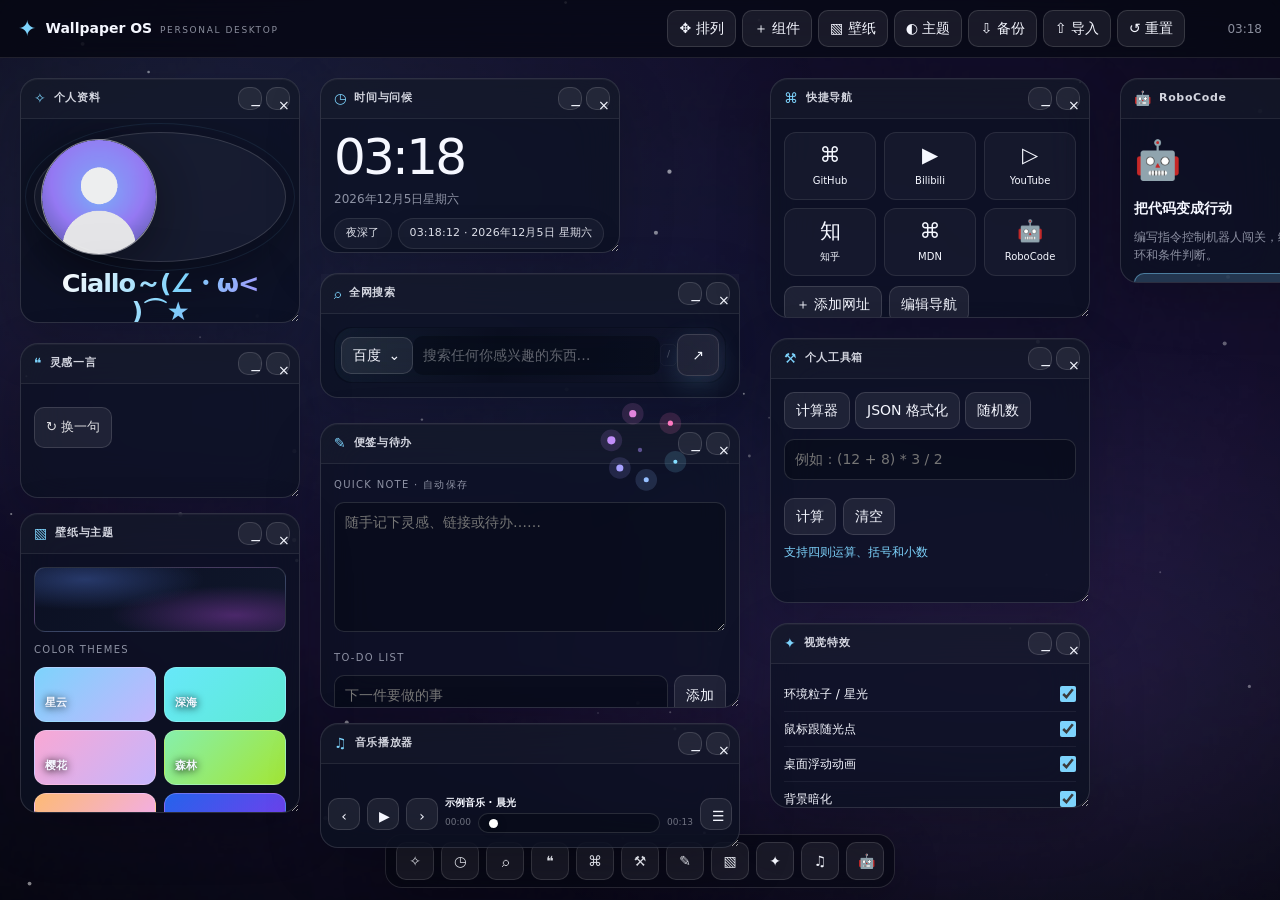
<file: index.html>
<!doctype html>
<html lang="zh-CN">
<head>
<meta charset="utf-8"><meta name="viewport" content="width=device-width,initial-scale=1,maximum-scale=1,user-scalable=no,viewport-fit=cover">
<meta name="theme-color" content="#08090d"><meta name="color-scheme" content="dark">
<title>我的主页</title><link rel="icon" href="assets/avatar/avatar.png"><link rel="manifest" href="manifest.json"><link rel="stylesheet" href="css/style.css"><link rel="stylesheet" href="css/desktop.css">
</head>
<body>
<div class="loader" id="loader"><div class="loader-dot"></div></div>
<div class="bg" id="bg"><div class="bg-img is-active" id="bgA"></div><div class="bg-img" id="bgB"></div><div class="bg-mask" id="bgMask"></div></div>
<canvas class="fx-canvas" id="fxParticles"></canvas><canvas class="fx-canvas" id="fxCursor"></canvas><canvas class="fx-canvas" id="fxClick"></canvas>
<main class="page">
<div class="slot" id="slotAbove"></div>
<section class="hero">
  <div class="avatar-wrap"><img class="avatar" id="avatar" alt="头像"></div>
  <h1 class="big-title" id="bigTitle"></h1>
  <div class="subtitle"><span id="typewriter"></span><span class="caret" id="caret">|</span></div>
  <div class="info-row"><span class="chip" id="greeting"></span><span class="chip" id="clock"></span><span class="chip" id="weather"></span></div>
  <div class="hitokoto" id="hitokoto"></div>
  <form class="search" id="searchForm">
    <div class="engine" id="engineWrap"><button type="button" class="engine-current" id="engineCurrent"><span id="engineName">百度</span><span class="chevron">⌄</span></button><ul class="engine-list" id="engineList"></ul></div>
    <input class="search-input" id="searchInput" type="search" autocomplete="off">
    <span class="search-key">/</span>
    <button class="search-btn" type="submit" aria-label="搜索">↗</button>
  </form>
  <a class="game-link" href="robocode.html">🤖 RoboCode · 用游戏学编程 <span aria-hidden="true">↗</span></a>
</section>
<div class="slot" id="slotBelow"></div><div class="slot" id="slotBottom"></div>
<footer class="footer" id="footer"><div class="social" id="social"></div><div class="footer-text" id="footerText"></div><div class="visit" id="visitCount"></div></footer>
</main>
<section class="player" id="player">
<canvas class="spectrum" id="spectrum"></canvas>
<div class="player-main">
<button class="pbtn" id="btnPrev">‹</button><button class="pbtn play" id="btnPlay"><span class="ico-play">▶</span><span class="ico-pause">Ⅱ</span></button><button class="pbtn" id="btnNext">›</button>
<div class="track"><div class="track-name" id="trackName">未播放</div><div class="track-bar"><span class="time" id="timeCurrent">0:00</span><input class="range" id="progress" type="range" min="0" max="1000" value="0"><span class="time" id="timeDuration">0:00</span></div></div>
<input class="range range-vol" id="volume" type="range" min="0" max="100" value="40"><button class="pbtn list" id="btnList">☰</button>
</div><ul class="playlist" id="playlist"></ul></section>
<div class="ctx-menu" id="ctxMenu"></div><audio id="audio" preload="metadata"></audio>
<script src="js/config.js"></script><script src="js/effects.js"></script><script src="js/main.js"></script><script src="js/desktop.js"></script>
</body></html>
</file>
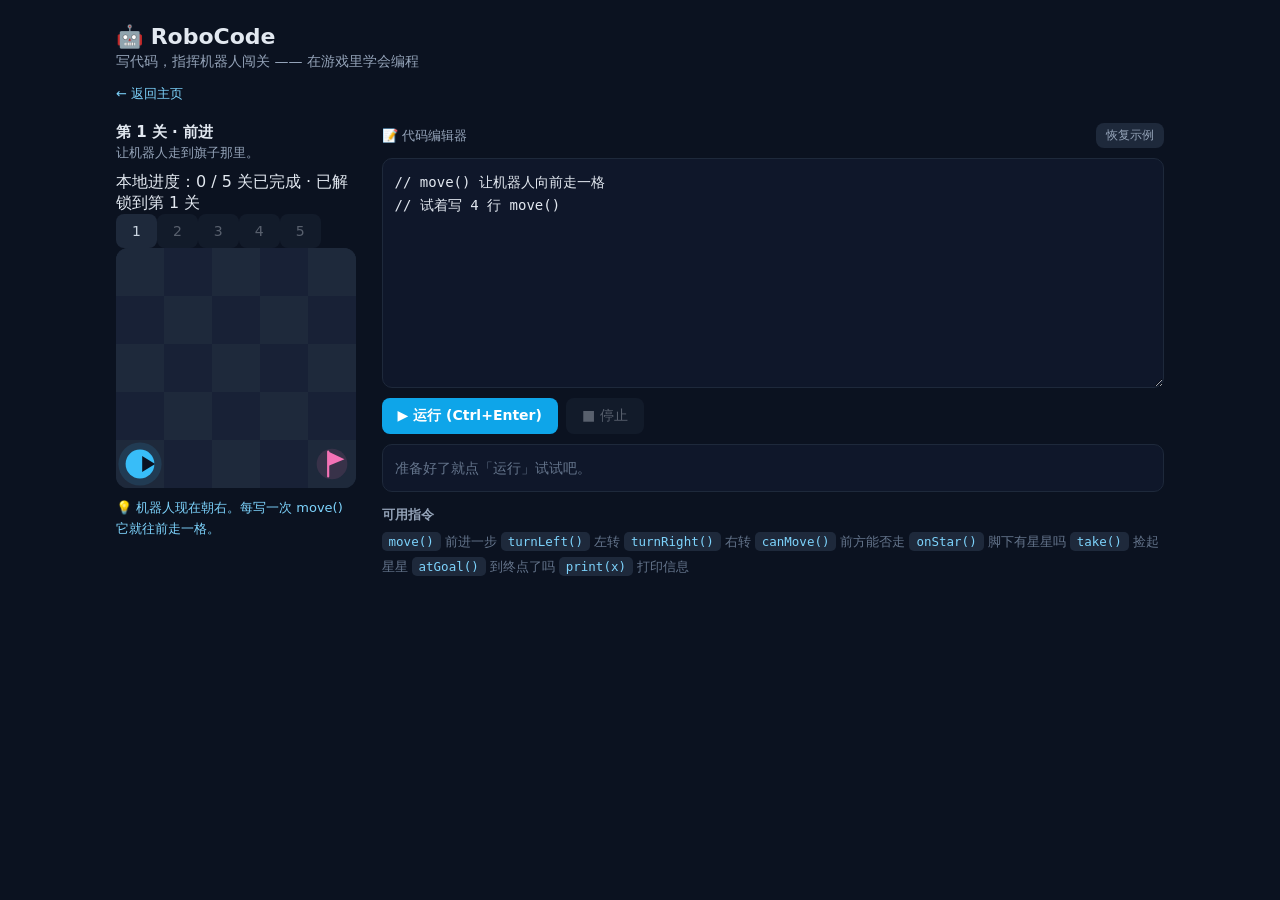
<file: robocode.html>
<!DOCTYPE html>
<html lang="zh-CN">
<head>
<meta charset="UTF-8">
<meta name="viewport" content="width=device-width, initial-scale=1">
<title>RoboCode · 用游戏学编程</title>
<style>
*{box-sizing:border-box}
body{margin:0;background:#0b1220;color:#e2e8f0;font-family:system-ui,-apple-system,"Segoe UI","PingFang SC","Microsoft YaHei",sans-serif;min-height:100vh}
.wrap{max-width:1080px;margin:0 auto;padding:24px 16px 48px}
header{margin-bottom:20px}header h1{font-size:22px;margin:0 0 4px}header p{margin:0;color:#94a3b8;font-size:14px}
.main{display:flex;gap:24px;align-items:flex-start}.left{flex:0 1 auto;max-width:470px}.right{flex:1 1 auto;min-width:0;display:flex;flex-direction:column;gap:10px}
.level-bar{margin-bottom:10px}#levelTitle{display:block;font-weight:600;font-size:15px}#levelGoal{display:block;font-size:13px;color:#94a3b8;margin-top:2px}
canvas{border-radius:12px;display:block;background:#1e293b;max-width:100%}
.hint{margin-top:10px;font-size:13px;color:#7dd3fc;line-height:1.6}
.editor-head{display:flex;justify-content:space-between;align-items:center;font-size:13px;color:#94a3b8}
.editor-head button{padding:4px 10px;font-size:12px;background:#1e293b;color:#94a3b8}
#code{position:relative;z-index:2;display:block;width:100%;height:230px;background:#0f172a;color:#e2e8f0;border:1px solid #1e293b;border-radius:10px;padding:12px;font-family:ui-monospace,"SF Mono",Menlo,Consolas,monospace;font-size:14px;line-height:1.65;resize:vertical;outline:none;tab-size:2;user-select:text;-webkit-user-select:text;pointer-events:auto;touch-action:manipulation;caret-color:#38bdf8}
#code:focus{border-color:#38bdf8;box-shadow:0 0 0 3px rgba(56,189,248,.12)}
.actions{display:flex;gap:8px;flex-wrap:wrap}
button{border:none;border-radius:8px;padding:9px 16px;font-size:14px;cursor:pointer;background:#1e293b;color:#cbd5e1;font-family:inherit;transition:.15s}
button:hover:not(:disabled){background:#334155}button.primary{background:#0ea5e9;color:#fff;font-weight:600}button.primary:hover:not(:disabled){background:#38bdf8}button:disabled{opacity:.4;cursor:not-allowed}
.console{background:#0f172a;border:1px solid #1e293b;border-radius:10px;padding:12px;font-size:13.5px;min-height:48px;line-height:1.5;color:#64748b;display:flex;align-items:center;flex-wrap:wrap;gap:4px}
.console.ok{color:#4ade80;border-color:#14532d;background:#052e16}.console.error{color:#fca5a5;border-color:#7f1d1d;background:#2a0e0e}.console.warn{color:#fcd34d;border-color:#78350f;background:#2a1f05}
.console .next{margin-left:10px;padding:5px 12px;font-size:13px;background:#16a34a;color:#fff;font-weight:600}.console .next:hover{background:#22c55e}
.api-help{font-size:12.5px;color:#64748b;line-height:2}.api-help b{color:#94a3b8;display:block;margin-bottom:2px}.api-help code{background:#1e293b;padding:2px 7px;border-radius:5px;color:#7dd3fc;font-family:ui-monospace,monospace;margin-right:4px}
.back{display:inline-flex;margin-top:14px;color:#7dd3fc;font-size:13px;text-decoration:none}.back:hover{text-decoration:underline}
@media(max-width:820px){.main{flex-direction:column}.left{max-width:100%;width:100%}.right{width:100%}canvas{width:100%;height:auto}#code{height:210px}}
</style>
</head>
<body>
<div class="wrap">
<header><h1>🤖 RoboCode</h1><p>写代码，指挥机器人闯关 —— 在游戏里学会编程</p><a class="back" href="./index.html">← 返回主页</a></header>
<div class="main">
<div class="left"><div class="level-bar"><span id="levelTitle"></span><span id="levelGoal"></span></div><div class="progress-text" id="progressText">本地进度：0 / 5 关</div><div class="level-select" id="levelSelect"></div><canvas id="board"></canvas><div class="hint" id="hint"></div></div>
<div class="right">
<div class="editor-head"><span>📝 代码编辑器</span><button id="resetCode">恢复示例</button></div>
<textarea id="code" spellcheck="false"></textarea>
<div class="actions"><button id="runBtn" class="primary">▶ 运行 (Ctrl+Enter)</button><button id="stopBtn" disabled>■ 停止</button></div>
<div class="console" id="console">准备好了就点「运行」试试吧。</div>
<div class="api-help"><b>可用指令</b><code>move()</code>前进一步 <code>turnLeft()</code>左转 <code>turnRight()</code>右转 <code>canMove()</code>前方能否走 <code>onStar()</code>脚下有星星吗 <code>take()</code>捡起星星 <code>atGoal()</code>到终点了吗 <code>print(x)</code>打印信息</div>
</div></div></div>
<script>
const DIRS=[{dx:1,dy:0,angle:0},{dx:0,dy:1,angle:Math.PI/2},{dx:-1,dy:0,angle:Math.PI},{dx:0,dy:-1,angle:-Math.PI/2}];
const LEVELS=[
{title:"第 1 关 · 前进",goalText:"让机器人走到旗子那里。",size:5,start:{x:0,y:4,dir:0},goal:{x:4,y:4},walls:[],stars:[],starter:"// move() 让机器人向前走一格\n// 试着写 4 行 move()\n\n",tip:"💡 机器人现在朝右。每写一次 move() 它就往前走一格。"},
{title:"第 2 关 · 转弯",goalText:"先向右走，再向上走到旗子。",size:5,start:{x:0,y:4,dir:0},goal:{x:2,y:0},walls:[],stars:[],starter:"// turnLeft() 左转，turnRight() 右转\n// 记住：转弯只是改变方向，不会移动\n\n",tip:"💡 先 move() 两次，然后 turnLeft()，再 move() 四次。"},
{title:"第 3 关 · 循环",goalText:"路很长，用循环让代码短一点。",size:8,start:{x:0,y:7,dir:0},goal:{x:7,y:7},walls:[],stars:[],starter:"// 要走 7 格，写 7 行 move() 太累了\n// 用 for 循环：\n// for (let i = 0; i < 7; i++) { move() }\n\n",tip:"💡 for 循环会把你写在大括号里的代码重复执行很多次。"},
{title:"第 4 关 · 收集星星",goalText:"捡起沿途所有星星，再到旗子那里。",size:7,start:{x:0,y:6,dir:0},goal:{x:6,y:6},walls:[],stars:[{x:2,y:6},{x:4,y:6}],starter:"// onStar() 问：我脚下有星星吗？\n// take() 把星星捡起来\n// 用 if 来「有星星才捡」\n\n",tip:"💡 循环里写：move()，然后 if (onStar()) take()。"},
{title:"第 5 关 · 绕过障碍",goalText:"用 canMove() 判断前方能不能走。",size:7,start:{x:0,y:6,dir:0},goal:{x:6,y:0},walls:[{x:4,y:6},{x:5,y:6},{x:6,y:6},{x:4,y:5},{x:5,y:5},{x:6,y:5},{x:4,y:4},{x:5,y:4},{x:6,y:4},{x:3,y:2},{x:4,y:2},{x:5,y:2}],stars:[],starter:"// while (canMove()) move() 的意思是：\n// 「只要前面能走，就一直往前走」\n\n",tip:"💡 一段直路走完后用 turnLeft() / turnRight() 换方向，再继续 while。"}
];
const PROGRESS_KEY='robocode-progress-v1';let savedProgress={unlocked:0,completed:[]};try{savedProgress=Object.assign(savedProgress,JSON.parse(localStorage.getItem(PROGRESS_KEY)||'{}'))}catch(e){}savedProgress.unlocked=Math.max(0,Math.min(LEVELS.length-1,Number(savedProgress.unlocked)||0));if(!Array.isArray(savedProgress.completed))savedProgress.completed=[];function saveProgress(){try{localStorage.setItem(PROGRESS_KEY,JSON.stringify(savedProgress))}catch(e){}}function renderLevelSelect(){const wrap=document.getElementById('levelSelect');if(!wrap)return;wrap.innerHTML='';LEVELS.forEach((lv,i)=>{const b=document.createElement('button');b.type='button';b.textContent=(savedProgress.completed.includes(i)?'✓ ':'')+(i+1);b.title=lv.title;b.disabled=i>savedProgress.unlocked;b.classList.toggle('active',i===levelIndex);b.onclick=()=>loadLevel(i);wrap.appendChild(b)});const p=document.getElementById('progressText');if(p)p.textContent='本地进度：'+savedProgress.completed.length+' / '+LEVELS.length+' 关已完成 · 已解锁到第 '+(savedProgress.unlocked+1)+' 关'}
const canvas=document.getElementById('board'),ctx=canvas.getContext('2d'),codeEl=document.getElementById('code');
let levelIndex=0,level=LEVELS[0],cellSize=60,view=null,playTimer=null,running=false;
function roundRect(x,y,w,h,r){ctx.beginPath();ctx.moveTo(x+r,y);ctx.arcTo(x+w,y,x+w,y+h,r);ctx.arcTo(x+w,y+h,x,y+h,r);ctx.arcTo(x,y+h,x,y,r);ctx.arcTo(x,y,x+w,y,r);ctx.closePath()}
function drawStarPath(cx,cy,r){ctx.beginPath();for(let i=0;i<10;i++){const ang=-Math.PI/2+i*Math.PI/5,rad=i%2===0?r:r*.45,px=cx+Math.cos(ang)*rad,py=cy+Math.sin(ang)*rad;if(i===0)ctx.moveTo(px,py);else ctx.lineTo(px,py)}ctx.closePath()}
function resizeCanvas(){const wrapWidth=Math.min(460,canvas.parentElement.clientWidth||460);cellSize=Math.max(34,Math.floor(wrapWidth/level.size));const w=cellSize*level.size,dpr=window.devicePixelRatio||1;canvas.width=w*dpr;canvas.height=w*dpr;canvas.style.width=w+'px';canvas.style.height=w+'px';ctx.setTransform(dpr,0,0,dpr,0,0)}
function render(){if(!view)return;const n=level.size,c=cellSize,W=n*c;ctx.clearRect(0,0,W,W);for(let y=0;y<n;y++)for(let x=0;x<n;x++){ctx.fillStyle=(x+y)%2===0?'#1e293b':'#182136';ctx.fillRect(x*c,y*c,c,c)}
const gx=level.goal.x*c+c/2,gy=level.goal.y*c+c/2;ctx.beginPath();ctx.arc(gx,gy,c*.32,0,Math.PI*2);ctx.fillStyle='rgba(244,114,182,.12)';ctx.fill();ctx.strokeStyle='#f472b6';ctx.lineWidth=Math.max(2,c*.045);ctx.lineCap='round';ctx.beginPath();ctx.moveTo(gx-c*.08,gy+c*.26);ctx.lineTo(gx-c*.08,gy-c*.26);ctx.stroke();ctx.beginPath();ctx.moveTo(gx-c*.08,gy-c*.26);ctx.lineTo(gx+c*.26,gy-c*.10);ctx.lineTo(gx-c*.08,gy+c*.04);ctx.closePath();ctx.fillStyle='#f472b6';ctx.fill();
ctx.fillStyle='#475569';for(const w of level.walls){roundRect(w.x*c+3,w.y*c+3,c-6,c-6,6);ctx.fill()}
for(const s of view.stars){const [sx,sy]=s.split(',').map(Number);drawStarPath(sx*c+c/2,sy*c+c/2,c*.24);ctx.fillStyle='#fbbf24';ctx.fill()}
const bx=view.x*c+c/2,by=view.y*c+c/2,r=c*.3;ctx.save();ctx.translate(bx,by);ctx.beginPath();ctx.arc(0,0,r*1.5,0,Math.PI*2);ctx.fillStyle='rgba(56,189,248,.12)';ctx.fill();ctx.rotate(DIRS[view.dir].angle);ctx.beginPath();ctx.arc(0,0,r,0,Math.PI*2);ctx.fillStyle='#38bdf8';ctx.fill();ctx.beginPath();ctx.moveTo(r*1.05,0);ctx.lineTo(r*.15,-r*.55);ctx.lineTo(r*.15,r*.55);ctx.closePath();ctx.fillStyle='#0b1220';ctx.fill();ctx.restore()}
function executeCode(userCode,lv){const wallSet=new Set(lv.walls.map(w=>w.x+','+w.y)),state={x:lv.start.x,y:lv.start.y,dir:lv.start.dir,stars:new Set(lv.stars.map(s=>s.x+','+s.y)),frames:[],log:[]};let steps=0;const MAX_STEPS=5000,inBounds=(x,y)=>x>=0&&y>=0&&x<lv.size&&y<lv.size,blocked=(x,y)=>!inBounds(x,y)||wallSet.has(x+','+y);
function record(){state.frames.push({x:state.x,y:state.y,dir:state.dir,stars:Array.from(state.stars)})}function tick(){if(++steps>MAX_STEPS)throw new Error('程序跑的步数太多啦，是不是写了死循环？')}
const api={move(){tick();const d=DIRS[state.dir],nx=state.x+d.dx,ny=state.y+d.dy;if(blocked(nx,ny))throw new Error('撞墙了！前方走不通 💥');state.x=nx;state.y=ny;record()},turnLeft(){tick();state.dir=(state.dir+3)%4;record()},turnRight(){tick();state.dir=(state.dir+1)%4;record()},canMove(){tick();const d=DIRS[state.dir];return !blocked(state.x+d.dx,state.y+d.dy)},onStar(){tick();return state.stars.has(state.x+','+state.y)},take(){tick();const k=state.x+','+state.y;if(!state.stars.has(k))throw new Error('这里没有星星可以捡 😐');state.stars.delete(k);record()},atGoal(){tick();return state.x===lv.goal.x&&state.y===lv.goal.y},print(...args){state.log.push(args.map(String).join(' '))}};
record();let error=null;try{const names=Object.keys(api),values=names.map(k=>api[k]),fn=new Function(...names,'"use strict";\n'+userCode);fn(...values)}catch(e){error=e instanceof Error?e.message:String(e)}
return{frames:state.frames,error,win:!error&&state.x===lv.goal.x&&state.y===lv.goal.y&&state.stars.size===0,log:state.log}}
function thin(frames,max){if(frames.length<=max)return frames;const out=[],stride=frames.length/max;for(let i=0;i<max;i++)out.push(frames[Math.floor(i*stride)]);out.push(frames[frames.length-1]);return out}
function playFrames(rawFrames,done){const frames=thin(rawFrames,260),interval=Math.max(28,Math.min(230,4200/frames.length));let i=0;const step=()=>{if(i>=frames.length){playTimer=null;done();return}view=frames[i++];render();playTimer=setTimeout(step,interval)};step()}
function stopPlayback(){if(playTimer){clearTimeout(playTimer);playTimer=null}running=false;updateButtons()}
function updateButtons(){document.getElementById('runBtn').disabled=running;document.getElementById('stopBtn').disabled=!running}
function showConsole(html,cls){const el=document.getElementById('console');el.className='console'+(cls?' '+cls:'');el.innerHTML=html}
function run(){if(running)return;const code=codeEl.value;let result;try{result=executeCode(code,level)}catch(e){showConsole('❌ '+e.message,'error');return}running=true;updateButtons();showConsole('⏳ 运行中…');playFrames(result.frames,()=>{running=false;updateButtons();if(result.error){showConsole('❌ '+result.error,'error');return}if(result.win){if(!savedProgress.completed.includes(levelIndex))savedProgress.completed.push(levelIndex);savedProgress.unlocked=Math.max(savedProgress.unlocked,Math.min(LEVELS.length-1,levelIndex+1));saveProgress();renderLevelSelect();if(levelIndex<LEVELS.length-1){showConsole('🎉 通过！<button class="next" id="nextBtn">进入下一关 →</button>','ok');const btn=document.getElementById('nextBtn');if(btn)btn.onclick=()=>loadLevel(levelIndex+1)}else showConsole('🏆 全部通关！你已经学会用代码指挥机器人啦，试试自己改改代码玩吧。','ok')}else showConsole('🤔 机器人还没到达旗子（或者星星没捡完），再想想～','warn')})}
function loadLevel(i){stopPlayback();levelIndex=i;level=LEVELS[i];view={x:level.start.x,y:level.start.y,dir:level.start.dir,stars:level.stars.map(s=>s.x+','+s.y)};document.getElementById('levelTitle').textContent=level.title;document.getElementById('levelGoal').textContent=level.goalText;document.getElementById('hint').textContent=level.tip;codeEl.value=level.starter;showConsole('准备好了就点「运行」试试吧。');resizeCanvas();render();renderLevelSelect()}
document.getElementById('runBtn').onclick=run;document.getElementById('stopBtn').onclick=()=>{stopPlayback();showConsole('已停止。','warn')};document.getElementById('resetCode').onclick=()=>{codeEl.value=level.starter};
codeEl.addEventListener('keydown',e=>{if(e.key==='Tab'){e.preventDefault();const s=codeEl.selectionStart,en=codeEl.selectionEnd;codeEl.value=codeEl.value.slice(0,s)+'  '+codeEl.value.slice(en);codeEl.selectionStart=codeEl.selectionEnd=s+2}if(e.key==='Enter'&&(e.ctrlKey||e.metaKey)){e.preventDefault();run()}});
let resizeTimer=null;window.addEventListener('resize',()=>{clearTimeout(resizeTimer);resizeTimer=setTimeout(()=>{resizeCanvas();render()},100)});loadLevel(0);
</script>
</body>
</html>
</file>
<file: css/style.css>
:root{
  --page-max:1180px;
  --content-max:820px;
  --ease:cubic-bezier(.22,1,.36,1);
  --primary:#7dd3fc;
  --secondary:#a78bfa;
  --text:#f8fafc;
  --glass-alpha:.075;
  --glass-blur:22px;
  --glass-border:rgba(255,255,255,.14);
  --radius:22px;
  --font:Inter,'SF Pro Display','PingFang SC','Microsoft YaHei','Helvetica Neue',Arial,sans-serif;
  --z-bg:0;--z-particles:1;--z-page:2;--z-player:50;--z-cursor:900;--z-click:901;--z-menu:1000;--z-loader:1100;
}
*{box-sizing:border-box;margin:0;padding:0}
html{min-height:100%;background:#060811;color-scheme:dark;scroll-behavior:smooth}
body{min-height:100vh;overflow-x:hidden;font-family:var(--font);color:var(--text);background:#060811;-webkit-font-smoothing:antialiased;text-rendering:optimizeLegibility;-webkit-tap-highlight-color:transparent}
body.hide-cursor,body.hide-cursor *{cursor:none!important}
img{display:block;max-width:100%}a{color:inherit;text-decoration:none}button,input{border:0;outline:0;background:none;color:inherit;font:inherit}ul{list-style:none}
::selection{color:#06101c;background:var(--primary)}
button:focus-visible,a:focus-visible,input:focus-visible{outline:2px solid var(--primary);outline-offset:3px}

.loader{position:fixed;inset:0;z-index:var(--z-loader);display:grid;place-items:center;background:#060811;transition:opacity .65s ease,visibility .65s ease}
.loader.is-hidden{opacity:0;visibility:hidden}
.loader-box{display:flex;flex-direction:column;align-items:center;gap:16px}
.loader-ring{width:42px;height:42px;border:1px solid rgba(255,255,255,.12);border-top-color:var(--primary);border-right-color:var(--secondary);border-radius:50%;animation:spin 1s linear infinite;box-shadow:0 0 36px rgba(125,211,252,.12)}
.loader-text{font-size:10px;letter-spacing:.42em;text-transform:uppercase;opacity:.42}
@keyframes spin{to{transform:rotate(360deg)}}

.bg{position:fixed;inset:0;z-index:var(--z-bg);overflow:hidden;background:#060811}
.bg-img{position:absolute;inset:-3%;background-position:center;background-size:cover;background-repeat:no-repeat;opacity:0;transition:opacity 1.6s var(--ease);will-change:opacity,transform}
.bg-img.is-active{opacity:1}
.bg.has-zoom .bg-img.is-active{animation:kenburns 30s ease-in-out forwards alternate}
@keyframes kenburns{from{transform:scale(1)}to{transform:scale(1.075) translate3d(0,-1%,0)}}
.bg-mask{position:absolute;inset:0;background:radial-gradient(circle at 50% 38%,rgba(125,211,252,.08),transparent 25%),linear-gradient(180deg,rgba(3,5,12,.08),rgba(3,5,12,.34) 45%,rgba(3,5,12,.82) 100%),rgba(6,8,17,.25);pointer-events:none}
.fx-canvas{position:fixed;inset:0;width:100%;height:100%;pointer-events:none}
#fxParticles{z-index:var(--z-particles)}#fxCursor{z-index:var(--z-cursor)}#fxClick{z-index:var(--z-click)}

.page{position:relative;z-index:var(--z-page);width:100%;min-height:100vh;display:flex;flex-direction:column;align-items:center;justify-content:center;padding:clamp(64px,11vh,130px) 24px 170px;gap:38px}
.slot{width:min(100%,920px);display:flex;justify-content:center}.slot:empty{display:none}
.hero{position:relative;width:min(100%,var(--content-max));display:flex;flex-direction:column;align-items:center;gap:15px;text-align:center;animation:riseIn .9s var(--ease) both}
.hero:before{content:"";position:absolute;z-index:-1;width:440px;height:220px;top:50px;left:50%;transform:translateX(-50%);background:radial-gradient(ellipse,rgba(125,211,252,.09),transparent 68%);filter:blur(20px);pointer-events:none}
@keyframes riseIn{from{opacity:0;transform:translateY(22px)}to{opacity:1;transform:none}}

.avatar-wrap{position:relative;margin-bottom:8px;padding:7px;border:1px solid rgba(255,255,255,.10);border-radius:50%;background:rgba(255,255,255,.025);box-shadow:0 20px 70px rgba(0,0,0,.28)}
.avatar{width:124px;height:124px;object-fit:cover;border:1px solid rgba(255,255,255,.45);border-radius:50%;background:rgba(255,255,255,.08);box-shadow:0 0 45px rgba(125,211,252,.10),0 18px 55px rgba(0,0,0,.42);transition:transform .55s var(--ease),box-shadow .55s ease}
.avatar.is-round{border-radius:50%}.avatar.is-square{border-radius:26px}
.avatar-wrap.has-glow:after{content:"";position:absolute;inset:-10px;border:1px solid rgba(125,211,252,.09);border-radius:inherit;animation:halo 4s ease-in-out infinite;pointer-events:none}
@keyframes halo{50%{transform:scale(1.045);opacity:.55}}
.avatar-wrap:hover .avatar{transform:translateY(-5px) scale(1.035);box-shadow:0 0 60px rgba(125,211,252,.18),0 22px 60px rgba(0,0,0,.46)}

.big-title{max-width:92vw;font-size:clamp(34px,5vw,58px);font-weight:700;letter-spacing:-.035em;line-height:1.08;background:linear-gradient(115deg,var(--text) 12%,var(--primary) 55%,var(--secondary) 92%);-webkit-background-clip:text;background-clip:text;-webkit-text-fill-color:transparent;filter:drop-shadow(0 12px 32px rgba(0,0,0,.28))}
.subtitle{min-height:1.7em;max-width:90vw;font-size:15px;line-height:1.7;letter-spacing:.025em;opacity:.72}.caret{display:inline-block;margin-left:2px;color:var(--primary);font-style:normal;animation:blink 1s steps(1) infinite}
@keyframes blink{0%,49%{opacity:1}50%,100%{opacity:0}}

.info-row{display:flex;flex-wrap:wrap;justify-content:center;align-items:center;gap:7px;margin-top:4px}
.chip{display:inline-flex;align-items:center;gap:6px;padding:6px 11px;border:1px solid rgba(255,255,255,.11);border-radius:999px;background:rgba(255,255,255,.035);backdrop-filter:blur(18px);-webkit-backdrop-filter:blur(18px);font-size:10px;letter-spacing:.015em;white-space:nowrap;box-shadow:0 8px 28px rgba(0,0,0,.12)}
.chip:empty{display:none}
.hitokoto{max-width:min(650px,90vw);margin-top:5px;font-size:12px;line-height:1.9;letter-spacing:.01em;opacity:.48}.hitokoto:empty{display:none}.hitokoto .from{display:block;margin-top:2px;font-size:10px;opacity:.65}

.search{position:relative;z-index:10;display:flex;align-items:center;width:min(100%,760px);margin-top:18px;padding:7px;border:1px solid rgba(255,255,255,.18);border-radius:20px;background:rgba(7,10,20,.46);backdrop-filter:blur(28px) saturate(135%);-webkit-backdrop-filter:blur(28px) saturate(135%);box-shadow:0 30px 100px rgba(0,0,0,.38),inset 0 1px 0 rgba(255,255,255,.07);transition:border-color .3s ease,box-shadow .35s var(--ease),transform .35s var(--ease),background .35s ease}
.search:before{content:"";position:absolute;inset:1px;border-radius:18px;background:linear-gradient(100deg,rgba(125,211,252,.06),transparent 42%,rgba(167,139,250,.05));pointer-events:none}
.search:focus-within{border-color:rgba(125,211,252,.52);background:rgba(7,10,20,.56);transform:translateY(-2px);box-shadow:0 34px 110px rgba(0,0,0,.44),0 0 0 4px rgba(125,211,252,.055),inset 0 1px 0 rgba(255,255,255,.09)}
.engine{position:relative;flex-shrink:0}.engine-current{display:flex;align-items:center;gap:7px;padding:11px 12px;border-radius:13px;cursor:pointer;font-size:11px;font-weight:600;letter-spacing:.02em;white-space:nowrap;transition:background .2s ease,color .2s ease}
.engine-current:hover{background:rgba(255,255,255,.08)}.ico-chev{width:12px;height:12px;fill:none;stroke:currentColor;stroke-width:2.2;stroke-linecap:round;stroke-linejoin:round;transition:transform .25s ease}.engine.is-open .ico-chev{transform:rotate(180deg)}
.engine-list{position:absolute;left:0;bottom:calc(100% + 11px);min-width:145px;max-height:min(50vh,290px);overflow:auto;padding:6px;border:1px solid rgba(255,255,255,.13);border-radius:15px;background:rgba(9,12,23,.90);backdrop-filter:blur(26px);-webkit-backdrop-filter:blur(26px);box-shadow:0 24px 70px rgba(0,0,0,.5);opacity:0;visibility:hidden;transform:translateY(8px) scale(.97);transition:opacity .2s ease,transform .2s ease,visibility .2s}
.engine.is-open .engine-list{opacity:1;visibility:visible;transform:none}.engine-list li{padding:10px 12px;border-radius:9px;cursor:pointer;font-size:11px;white-space:nowrap}.engine-list li:hover{background:rgba(255,255,255,.07)}.engine-list li.is-active{color:var(--primary);background:rgba(125,211,252,.07)}
.search-input{position:relative;z-index:1;flex:1;min-width:0;padding:13px 10px;font-size:15px;background:transparent}.search-input::placeholder{color:rgba(255,255,255,.36)}
.search-btn{position:relative;z-index:1;flex-shrink:0;display:grid;place-items:center;width:44px;height:44px;border-radius:14px;cursor:pointer;background:linear-gradient(135deg,var(--primary),var(--secondary));color:#07101b;box-shadow:0 8px 26px rgba(125,211,252,.16);transition:transform .25s var(--ease),filter .25s ease,box-shadow .25s ease}.search-btn:hover{transform:translateY(-1px) scale(1.035);filter:brightness(1.08);box-shadow:0 10px 32px rgba(125,211,252,.24)}.search-btn:active{transform:scale(.94)}.ico-search{width:17px;height:17px;fill:none;stroke:currentColor;stroke-width:2.4;stroke-linecap:round}

.showcase{position:relative;z-index:1;width:min(920px,100%);padding:18px;border:1px solid rgba(255,255,255,.12);border-radius:var(--radius);background:rgba(8,12,24,.32);backdrop-filter:blur(var(--glass-blur));-webkit-backdrop-filter:blur(var(--glass-blur));box-shadow:0 30px 100px rgba(0,0,0,.32),inset 0 1px 0 rgba(255,255,255,.05);animation:riseIn .9s var(--ease) both}
.sc-head{display:flex;align-items:center;justify-content:space-between;margin-bottom:10px;padding:0 5px}.sc-title{font-size:14px;font-weight:650;letter-spacing:.05em}.sc-body{position:relative}
.sc-item{display:flex;align-items:center;gap:20px;padding:12px;border-radius:15px}.sc-item:hover{background:rgba(255,255,255,.035)}.sc-item.pos-left{flex-direction:row}.sc-item.pos-right{flex-direction:row-reverse}.sc-item.pos-top{flex-direction:column}.sc-item.pos-bottom{flex-direction:column-reverse}
.sc-img{flex-shrink:0;width:180px;height:180px;object-fit:cover;border-radius:14px;background:rgba(255,255,255,.05);box-shadow:0 12px 32px rgba(0,0,0,.25)}.sc-text{flex:1;min-width:0;font-size:14px;line-height:1.9;white-space:pre-line;overflow-wrap:anywhere;opacity:.84}.sc-static{display:flex;flex-direction:column;gap:6px}
.sc-slider{display:flex;overflow-x:auto;scroll-snap-type:x mandatory;scrollbar-width:none}.sc-slider::-webkit-scrollbar{display:none}.sc-slider .sc-item{flex:0 0 100%;scroll-snap-align:start}.sc-carousel .sc-item{display:none}.sc-carousel .sc-item.is-active{display:flex;animation:fadeUp .55s ease both}@keyframes fadeUp{from{opacity:0;transform:translateY(9px)}to{opacity:1;transform:none}}
.sc-arrow{position:absolute;top:50%;display:grid;place-items:center;width:36px;height:36px;border:1px solid rgba(255,255,255,.12);border-radius:50%;background:rgba(7,10,18,.5);backdrop-filter:blur(10px);transform:translateY(-50%);cursor:pointer;z-index:3}.sc-arrow:hover{background:rgba(7,10,18,.78)}.sc-arrow.prev{left:-4px}.sc-arrow.next{right:-4px}.sc-arrow svg{width:15px;height:15px;fill:none;stroke:currentColor;stroke-width:2.4;stroke-linecap:round;stroke-linejoin:round}
.sc-dots{display:flex;justify-content:center;gap:7px;margin-top:11px}.sc-dots .dot{width:6px;height:6px;border-radius:999px;background:rgba(255,255,255,.25);cursor:pointer;transition:width .25s ease,background .25s ease}.sc-dots .dot.is-active{width:20px;background:var(--primary)}

.footer{display:flex;flex-direction:column;align-items:center;gap:10px;margin-top:auto;padding-top:4px;text-align:center;animation:riseIn 1s var(--ease) .15s both}.social{display:flex;flex-wrap:wrap;justify-content:center;gap:7px}.social a{display:grid;place-items:center;width:36px;height:36px;border:1px solid rgba(255,255,255,.11);border-radius:12px;background:rgba(255,255,255,.035);backdrop-filter:blur(18px);-webkit-backdrop-filter:blur(18px);transition:transform .25s var(--ease),background .25s ease,color .25s ease}.social a:hover{transform:translateY(-3px);background:var(--primary);color:#07101b}.social svg{width:16px;height:16px;fill:none;stroke:currentColor;stroke-width:1.9;stroke-linecap:round;stroke-linejoin:round}.footer-text,.visit{font-size:10px;letter-spacing:.03em;opacity:.30}.footer-text:empty,.visit:empty{display:none}

.player{position:fixed;left:50%;bottom:calc(18px + env(safe-area-inset-bottom));z-index:var(--z-player);width:min(880px,calc(100% - 48px));transform:translateX(-50%);padding:7px 9px;border:1px solid rgba(255,255,255,.13);border-radius:18px;background:rgba(6,9,18,.60);backdrop-filter:blur(26px) saturate(130%);-webkit-backdrop-filter:blur(26px) saturate(130%);box-shadow:0 24px 90px rgba(0,0,0,.46),inset 0 1px 0 rgba(255,255,255,.07);animation:riseIn 1s var(--ease) .3s both}
.spectrum{display:block;width:100%;height:18px;margin-bottom:2px;opacity:.55}.spectrum.is-hidden{display:none}
.player-main{display:flex;align-items:center;gap:7px}.pbtn{flex-shrink:0;display:grid;place-items:center;width:34px;height:34px;border-radius:11px;background:rgba(255,255,255,.055);cursor:pointer;transition:background .2s ease,transform .2s var(--ease),box-shadow .2s ease}.pbtn:hover{background:rgba(255,255,255,.11);box-shadow:0 8px 24px rgba(0,0,0,.18)}.pbtn:active{transform:scale(.91)}
.pbtn-play{width:40px;height:40px;border-radius:13px;color:#07101b;background:linear-gradient(135deg,var(--primary),var(--secondary));box-shadow:0 8px 24px rgba(125,211,252,.14)}.pbtn-play:hover{background:linear-gradient(135deg,var(--primary),var(--secondary))}
.ico-pause{display:none}.player.is-playing .ico-play{display:none}.player.is-playing .ico-pause{display:block}
.track{flex:1;min-width:0}.track-name{margin-bottom:3px;font-size:11px;font-weight:600;white-space:nowrap;overflow:hidden;text-overflow:ellipsis}.track-bar{display:flex;align-items:center;gap:7px}.time{flex-shrink:0;font-size:9px;opacity:.42;font-variant-numeric:tabular-nums}
.vol{display:flex;align-items:center;gap:5px;flex-shrink:0}.range{width:100%;height:3px;border-radius:999px;appearance:none;-webkit-appearance:none;cursor:pointer;background:linear-gradient(to right,var(--primary) 0%,var(--primary) var(--fill,0%),rgba(255,255,255,.18) var(--fill,0%),rgba(255,255,255,.18) 100%)}.range-vol{width:62px}.range::-webkit-slider-thumb{appearance:none;-webkit-appearance:none;width:9px;height:9px;border-radius:50%;background:#fff;box-shadow:0 2px 8px rgba(0,0,0,.35)}.range::-moz-range-thumb{width:9px;height:9px;border:0;border-radius:50%;background:#fff}
.playlist{max-height:0;margin-top:0;overflow-y:auto;opacity:0;transition:max-height .38s var(--ease),opacity .25s ease,margin-top .38s var(--ease)}.player.list-open .playlist{max-height:220px;margin-top:8px;opacity:1}.playlist li{display:flex;align-items:center;gap:8px;padding:9px 10px;border-radius:9px;cursor:pointer;font-size:11px}.playlist li:hover{background:rgba(255,255,255,.07)}.playlist li.is-current{color:var(--primary);background:rgba(125,211,252,.055)}.playlist li .idx{width:18px;opacity:.4;font-size:9px}.playlist li .nm{flex:1;min-width:0;overflow:hidden;text-overflow:ellipsis;white-space:nowrap}

.ctx-menu{position:fixed;z-index:var(--z-menu);min-width:148px;padding:6px;border:1px solid rgba(255,255,255,.13);border-radius:14px;background:rgba(9,12,23,.90);backdrop-filter:blur(24px);-webkit-backdrop-filter:blur(24px);box-shadow:0 20px 60px rgba(0,0,0,.48);opacity:0;visibility:hidden;transform:scale(.97);transform-origin:top left;transition:opacity .16s ease,transform .16s ease,visibility .16s}.ctx-menu.is-open{opacity:1;visibility:visible;transform:scale(1)}.ctx-menu li{padding:9px 12px;border-radius:8px;cursor:pointer;font-size:11px}.ctx-menu li:hover{background:rgba(255,255,255,.07)}

@media(max-width:1024px){.page{padding:52px 20px 155px}.search{width:min(720px,100%)}.player{width:calc(100% - 40px)}}
@media(max-width:768px){
  .page{min-height:100svh;justify-content:flex-start;padding:48px 16px 135px;gap:22px}.hero{gap:13px}.avatar{width:92px;height:92px}.big-title{font-size:clamp(27px,7.5vw,38px)}.subtitle{font-size:13px}.info-row{gap:5px}.chip{padding:5px 9px;font-size:10px}.hitokoto{max-width:92vw;font-size:11px}
  .search{width:100%;margin-top:8px;padding:5px;border-radius:17px}.search-input{padding:12px 5px;font-size:16px}.engine-current{padding:9px 8px}.search-btn{width:40px;height:40px;border-radius:12px}
  .spectrum,.vol{display:none}.player{bottom:calc(10px + env(safe-area-inset-bottom));width:calc(100% - 18px);padding:7px 8px;border-radius:16px}.player-main{gap:5px}.pbtn{width:31px;height:31px;border-radius:10px}.pbtn-play{width:37px;height:37px}.time{display:none}
  .showcase{width:92%;padding:13px}.sc-item{gap:12px;padding:8px}.sc-text{font-size:12px}.footer-text,.visit{font-size:9px}
}
@media(max-width:480px){
  .page{padding:36px 12px 125px;gap:17px}.avatar{width:82px;height:82px}.big-title{font-size:23px}.subtitle{font-size:12px}.chip{font-size:9px;padding:5px 8px}
  .engine-current{padding:9px 7px}.engine-current span{max-width:54px;overflow:hidden;text-overflow:ellipsis}.social a{width:33px;height:33px}.social svg{width:14px;height:14px}
  .showcase{width:100%;border-radius:16px}.sc-title{font-size:13px}.sc-text{font-size:11px}.player{width:calc(100% - 12px)}
}
@media(prefers-reduced-motion:reduce){*,*::before,*::after{animation-duration:.01ms!important;animation-iteration-count:1!important;transition-duration:.01ms!important;scroll-behavior:auto!important}}


/* final visual reset */
body{background:#08090d}
.page{justify-content:center;padding:70px 24px 120px;gap:30px}
.hero{gap:14px}
.hero:before{width:520px;height:300px;background:radial-gradient(ellipse,rgba(255,255,255,.07),transparent 68%)}
.avatar-wrap{padding:6px;border-color:rgba(255,255,255,.14);background:rgba(255,255,255,.035);box-shadow:0 18px 70px rgba(0,0,0,.35)}
.avatar{width:112px;height:112px;box-shadow:0 12px 55px rgba(0,0,0,.4);filter:saturate(.94)}
.big-title{font-size:clamp(32px,5vw,54px);letter-spacing:-.045em}
.subtitle{font-size:14px;opacity:.6}
.info-row{margin-top:2px}
.chip{background:rgba(255,255,255,.045);border-color:rgba(255,255,255,.10)}
.hitokoto{margin-top:2px;opacity:.38}
.search{margin-top:18px;width:min(680px,100%);border-radius:18px;background:rgba(8,10,16,.58);box-shadow:0 24px 80px rgba(0,0,0,.36)}
.search-key{font-size:9px;border:1px solid rgba(255,255,255,.12);padding:3px 6px;border-radius:5px;opacity:.25}
.search-btn{width:42px;height:42px;border-radius:12px;font-size:18px}
.showcase{margin-top:8px}
.footer{padding-top:20px}
.player{width:min(760px,calc(100% - 32px));bottom:16px;border-radius:15px;background:rgba(7,9,14,.64);padding:6px 8px}
.pbtn{width:32px;height:32px;border-radius:9px}.pbtn-play{width:38px;height:38px}
.track-name{font-size:10px}.spectrum{height:12px;opacity:.4}
@media(max-width:768px){.page{padding:48px 16px 110px;gap:22px}.avatar{width:92px;height:92px}.big-title{font-size:28px}.search{margin-top:8px}.player{width:calc(100% - 14px);bottom:8px}.range-vol{display:none}}


/* =========================
 * final polish
 * ========================= */

/* 搜索引擎菜单：统一向下展开 */
.engine-list{
  top:calc(100% + 10px);
  bottom:auto;
  transform:translateY(-8px) scale(.97);
}
.engine.is-open .engine-list{
  transform:none;
}

/* 加载点补全：轻微呼吸，不抢画面 */
.loader-dot{
  width:8px;
  height:8px;
  border-radius:50%;
  background:var(--primary);
  box-shadow:0 0 22px var(--primary);
  animation:loaderPulse 1.2s ease-in-out infinite;
}
@keyframes loaderPulse{
  0%,100%{transform:scale(.72);opacity:.42}
  50%{transform:scale(1);opacity:1}
}

/* 搜索框更轻一点，减少“卡片感” */
.search{
  box-shadow:0 22px 70px rgba(0,0,0,.32),inset 0 1px 0 rgba(255,255,255,.06);
}
.search:focus-within{
  transform:translateY(-1px);
}

/* 壁纸是主角，内容层保持克制 */
.hero:before{
  opacity:.75;
}
.info-row{
  opacity:.9;
}
.footer{
  opacity:.9;
}

/* 手机端菜单不要离搜索框太远 */
@media(max-width:768px){
  .engine-list{
    top:calc(100% + 7px);
    max-height:42vh;
  }
  .search{
    box-shadow:0 18px 50px rgba(0,0,0,.30),inset 0 1px 0 rgba(255,255,255,.06);
  }
}


/* interaction fixes: keep dropdown below and keep fixed player centered */
.engine-list{
  top:calc(100% + 10px) !important;
  bottom:auto !important;
  transform:translateY(-8px) scale(.97) !important;
}
.engine.is-open .engine-list{
  transform:translateY(0) scale(1) !important;
}

.player{
  box-sizing:border-box;
  left:12px;
  right:12px;
  width:auto;
  max-width:880px;
  margin:0 auto;
  transform:none;
  animation:playerIn .7s var(--ease) .3s both;
}
@keyframes playerIn{
  from{opacity:0;transform:translateY(12px)}
  to{opacity:1;transform:translateY(0)}
}
@media(max-width:768px){
  .player{left:6px;right:6px;width:auto;max-width:none;margin:0}
}



/* mobile layout + search field cleanup */
.search{
  border:0 !important;
  box-shadow:none !important;
  background:rgba(7,10,20,.30);
}
.search:focus-within{
  border:0 !important;
  box-shadow:none !important;
}
.search-input{
  border:0 !important;
  outline:0 !important;
  box-shadow:none !important;
}
@media(max-width:768px){
  html,body{
    width:100%;
    min-width:0;
    overflow-x:hidden;
  }
  .page{
    width:100%;
    max-width:100%;
    align-items:center;
    justify-content:flex-start;
    padding-left:12px;
    padding-right:12px;
  }
  .slot,
  .hero,
  .footer{
    width:100%;
    max-width:100%;
    margin-left:auto;
    margin-right:auto;
  }
  .hero{
    align-items:center;
    text-align:center;
  }
  .search{
    width:100%;
    max-width:680px;
    margin-left:auto;
    margin-right:auto;
  }
  .info-row,
  .social{
    width:100%;
    justify-content:center;
  }
  .hitokoto{
    margin-left:auto;
    margin-right:auto;
    text-align:center;
  }
  .showcase{
    margin-left:auto;
    margin-right:auto;
  }
}
@media(max-width:480px){
  .page{
    padding-left:10px;
    padding-right:10px;
  }
  .hero,.search,.slot,.footer{
    width:100%;
  }
}


/* viewport lock: keep the wallpaper page fixed in the viewport */
html,
body{
  width:100%;
  height:100%;
  min-height:100%;
  overflow-x:hidden !important;
  overflow-y:auto !important;
  overscroll-behavior-x:none !important;
  overscroll-behavior-y:auto !important;
  -webkit-overflow-scrolling:touch;
}

body{
  touch-action:pan-y;
  user-select:none;
  -webkit-user-select:none;
}

.page{
  width:100%;
  min-height:100dvh;
  max-height:100dvh;
  overflow:hidden;
}

/* controls still need normal touch interaction */
input,
button,
a,
.engine-list,
.playlist,
.sc-slider,
.range{
  touch-action:manipulation;
}

.search-input{
  user-select:text;
  -webkit-user-select:text;
  touch-action:manipulation;
}

/* wide 2712×1220-class landscape screens */
@media (min-width:1600px) and (min-height:900px) and (orientation:landscape){
  .page{
    padding:48px 32px 104px;
    gap:24px;
  }
  .hero{
    gap:12px;
  }
  .avatar{
    width:108px;
    height:108px;
  }
  .big-title{
    font-size:clamp(38px,3.8vw,56px);
  }
  .search{
    margin-top:12px;
  }
  .showcase{
    margin-top:2px;
  }
  .player{
    bottom:14px;
  }
}


/* mobile touch feedback: keep interaction, remove pressed visual effects */
@media (hover:none) and (pointer:coarse){
  html,
  body,
  button,
  a,
  input,
  [role="button"]{
    -webkit-tap-highlight-color:transparent !important;
  }

  .pbtn:active,
  .search-btn:active,
  .sc-arrow:active,
  .social a:active,
  .engine-current:active,
  .engine-list li:active,
  .playlist li:active,
  .ctx-menu li:active,
  .sc-dots .dot:active,
  .avatar-wrap:active .avatar{
    transform:none !important;
    filter:none !important;
  }

  .search:focus-within{
    transform:none !important;
  }
}


/* RoboCode shortcut */
.game-link{
  display:inline-flex;
  align-items:center;
  justify-content:center;
  gap:12px;
  margin-top:2px;
  padding:10px 16px;
  border:1px solid rgba(255,255,255,.16);
  border-radius:999px;
  background:rgba(8,10,20,.28);
  color:rgba(255,255,255,.78);
  font-size:12px;
  letter-spacing:.02em;
  transition:background .2s ease,border-color .2s ease,color .2s ease;
}
.game-link span{color:var(--primary);font-size:15px}
.game-link:hover{
  background:rgba(255,255,255,.08);
  border-color:rgba(255,255,255,.3);
  color:#fff;
}
@media(max-width:768px){
  .game-link{margin-top:0;padding:9px 14px;font-size:11px}
}
</file>
<file: css/desktop.css>
:root{--desk-accent:#7dd3fc;--desk-accent2:#a78bfa;--desk-panel:rgba(13,18,34,.76);--desk-line:rgba(255,255,255,.13);--desk-text:#f5f7ff;--desk-muted:rgba(235,240,255,.58)}
#desktopRoot{position:fixed;inset:0;z-index:20;color:var(--desk-text);font:14px/1.5 system-ui,-apple-system,"Segoe UI","PingFang SC","Microsoft YaHei",sans-serif;display:flex;flex-direction:column;overflow:hidden;isolation:isolate}
#desktopRoot *{box-sizing:border-box}#desktopRoot button,#desktopRoot input,#desktopRoot textarea,#desktopRoot select{font:inherit}#desktopRoot button{color:inherit;border:1px solid var(--desk-line);background:rgba(255,255,255,.07);border-radius:10px;padding:7px 11px;cursor:pointer;transition:background .18s,border-color .18s}#desktopRoot button:hover{background:rgba(255,255,255,.14);border-color:rgba(255,255,255,.25)}
#desktopRoot input,#desktopRoot textarea,#desktopRoot select{color:#f7f8ff;background:rgba(4,8,18,.42);border:1px solid var(--desk-line);border-radius:10px;padding:9px 10px;outline:none;min-width:0;user-select:text;-webkit-user-select:text}#desktopRoot input:focus,#desktopRoot textarea:focus{border-color:var(--desk-accent)}#desktopRoot textarea{resize:vertical}#desktopRoot a{color:inherit;text-decoration:none}
.desk-bar{height:58px;flex:none;display:flex;align-items:center;gap:12px;padding:0 18px;background:rgba(5,8,17,.65);border-bottom:1px solid rgba(255,255,255,.1);backdrop-filter:blur(24px);z-index:3}.desk-brand{display:flex;align-items:center;gap:9px;font-weight:750;white-space:nowrap}.desk-brand .brand-glyph{color:var(--desk-accent);font-size:22px}.desk-brand small{font-size:9px;letter-spacing:.18em;font-weight:500;color:var(--desk-muted);margin-left:3px}.desk-actions{display:flex;align-items:center;gap:6px;margin-left:auto}.desk-actions button{font-size:12px;white-space:nowrap}.desk-time{font-variant-numeric:tabular-nums;color:var(--desk-muted);min-width:65px;text-align:right;font-size:12px}
.desk-surface{position:relative;flex:1;min-height:0;overflow:auto;overscroll-behavior:contain;background:radial-gradient(ellipse at 15% 12%,rgba(125,211,252,.09),transparent 42%),radial-gradient(ellipse at 82% 75%,rgba(167,139,250,.11),transparent 40%)}.desk-widgets{position:relative;min-width:100%;min-height:100%;height:100%;padding:18px}
.desk-widget{position:absolute;min-width:220px;min-height:100px;width:300px;max-width:calc(100% - 20px);max-height:calc(100% - 16px);display:flex;flex-direction:column;overflow:hidden;border:1px solid var(--desk-line);border-radius:18px;background:var(--desk-panel);backdrop-filter:blur(22px) saturate(125%);box-shadow:0 18px 55px rgba(0,0,0,.2),inset 0 1px rgba(255,255,255,.045);resize:both;animation:deskPop .35s ease both}.desk-widget.is-hidden{display:none}.desk-widget.is-minimized{height:42px!important;min-height:42px;resize:none}.desk-widget.is-minimized .desk-widget-body{display:none}@keyframes deskPop{from{opacity:0;transform:translateY(7px) scale(.985)}to{opacity:1;transform:none}}
.desk-widget-head{height:40px;min-height:40px;display:flex;align-items:center;gap:8px;padding:0 9px 0 13px;border-bottom:1px solid rgba(255,255,255,.075);background:rgba(255,255,255,.025);cursor:grab;user-select:none;touch-action:none}.desk-widget-head:active{cursor:grabbing}.desk-widget-icon{color:var(--desk-accent);font-size:14px}.desk-widget-title{font-size:11px;letter-spacing:.06em;font-weight:700;opacity:.85;flex:1;white-space:nowrap;overflow:hidden;text-overflow:ellipsis}.desk-widget-controls{display:flex;gap:4px}.desk-widget-controls button{width:23px;height:23px;padding:0;border-radius:7px;font-size:13px;line-height:1}.desk-widget-body{padding:13px;overflow:auto;min-height:0;flex:1;scrollbar-width:thin;scrollbar-color:rgba(255,255,255,.2) transparent}
.desk-widget-body>.avatar-wrap{margin:0 auto 8px}.desk-widget-body .big-title{font-size:clamp(20px,2vw,30px);margin:3px 0}.desk-widget-body .subtitle{font-size:12px}.desk-profile{text-align:center}.desk-profile .avatar{width:76px;height:76px}.desk-profile .game-link{margin-top:12px}.desk-widget .info-row{display:flex;flex-wrap:wrap;gap:6px;justify-content:flex-start}.desk-widget .chip{font-size:11px}.desk-clock{display:flex;flex-direction:column;gap:8px}.desk-clock .clock-big{font-size:clamp(30px,4vw,50px);line-height:1;font-weight:250;letter-spacing:-.055em;font-variant-numeric:tabular-nums}.desk-clock .clock-date{color:var(--desk-muted);font-size:12px}.desk-widget #searchForm{width:100%!important;max-width:none!important;margin:0}.desk-widget .search-input{min-width:0}.desk-quote{font-size:13px;line-height:1.9;color:rgba(255,255,255,.86)}.desk-quote .hitokoto{font-size:13px;max-width:none;text-align:left;margin:0}.desk-section-label{font-size:10px;letter-spacing:.13em;text-transform:uppercase;color:var(--desk-muted);margin:0 0 10px}
.desk-nav-grid{display:grid;grid-template-columns:repeat(auto-fill,minmax(76px,1fr));gap:8px}.desk-nav-item{position:relative;min-height:68px;display:flex;flex-direction:column;align-items:center;justify-content:center;gap:6px;border:1px solid rgba(255,255,255,.09);border-radius:12px;background:rgba(255,255,255,.035);padding:9px 4px;text-align:center;overflow:hidden}.desk-nav-item .nav-emoji{font-size:21px;line-height:1.1}.desk-nav-item .nav-label{font-size:10px;max-width:100%;overflow:hidden;text-overflow:ellipsis;white-space:nowrap}.desk-nav-item .nav-delete{position:absolute;right:3px;top:3px;width:18px;height:18px;padding:0;font-size:11px;display:none}.is-arranging .desk-nav-item .nav-delete{display:block}
.desk-btn-row{display:flex;flex-wrap:wrap;gap:7px;margin-top:10px}.desk-btn-row button{font-size:11px}.desk-tool-tabs{display:flex;gap:5px;flex-wrap:wrap;margin-bottom:10px}.desk-tool-tabs button{font-size:11px}.desk-tool-tabs button.active{background:color-mix(in srgb,var(--desk-accent) 22%,transparent);border-color:var(--desk-accent)}.desk-tool-panel{display:none;gap:8px;flex-direction:column}.desk-tool-panel.active{display:flex}.desk-tool-panel textarea{min-height:90px}.desk-tool-result{font-size:12px;color:var(--desk-accent);min-height:18px;overflow-wrap:anywhere}.desk-notes{width:100%;height:130px;resize:vertical;line-height:1.65}.desk-todo-form{display:flex;gap:6px;margin-top:10px}.desk-todo-form input{flex:1;width:0}.desk-todo-list{list-style:none;margin:10px 0 0;padding:0;display:flex;flex-direction:column;gap:5px}.desk-todo-list li{display:flex;align-items:center;gap:7px;padding:7px 8px;background:rgba(255,255,255,.04);border-radius:8px;font-size:12px}.desk-todo-list li span{flex:1;overflow-wrap:anywhere}.desk-todo-list li.done span{text-decoration:line-through;opacity:.45}.desk-todo-list li button{padding:2px 6px;font-size:11px}
.desk-theme-list{display:grid;grid-template-columns:repeat(2,minmax(0,1fr));gap:8px}.desk-theme-card{min-height:55px;display:flex;align-items:flex-end;padding:10px!important;border-radius:12px!important;overflow:hidden;text-align:left;background:linear-gradient(135deg,var(--sw1),var(--sw2))!important;border-color:rgba(255,255,255,.2)!important}.desk-theme-card span{font-size:11px;font-weight:700;text-shadow:0 1px 8px #000}.desk-wallpaper-preview{height:65px;border-radius:11px;border:1px solid var(--desk-line);background-size:cover;background-position:center;margin-bottom:10px}.desk-toggle{display:flex;align-items:center;justify-content:space-between;gap:12px;padding:8px 0;font-size:12px;border-bottom:1px solid rgba(255,255,255,.06)}.desk-toggle input{accent-color:var(--desk-accent);width:16px;height:16px}
.desk-player-body{padding:7px}.desk-player-body .player{position:relative!important;left:auto!important;right:auto!important;bottom:auto!important;transform:none!important;width:100%!important;max-width:none!important;margin:0!important;animation:none!important;background:transparent!important;border:0!important;box-shadow:none!important;backdrop-filter:none!important;padding:0!important}.desk-player-body .player-main{flex-wrap:wrap}.desk-player-body .track{min-width:80px}.desk-player-body .spectrum{height:22px}.desk-player-body .range-vol{display:none}.desk-game-card{display:flex;flex-direction:column;gap:9px}.desk-game-card .game-robot{font-size:38px}.desk-game-card p{font-size:12px;color:var(--desk-muted);margin:0}.desk-game-card a{display:inline-flex;justify-content:center;align-items:center;padding:9px 12px;background:color-mix(in srgb,var(--desk-accent) 20%,transparent);border:1px solid color-mix(in srgb,var(--desk-accent) 45%,transparent);border-radius:10px;font-size:12px}
.desk-dock{position:absolute;z-index:5;bottom:12px;left:50%;transform:translateX(-50%);display:flex;align-items:center;gap:7px;padding:7px 10px;border:1px solid var(--desk-line);border-radius:17px;background:rgba(5,8,18,.6);backdrop-filter:blur(24px);box-shadow:0 12px 45px rgba(0,0,0,.22);max-width:calc(100% - 20px);overflow-x:auto}.desk-dock button{min-width:36px;width:38px;height:38px;padding:0;font-size:19px;border-radius:12px}.desk-dock button.is-active{background:color-mix(in srgb,var(--desk-accent) 20%,transparent);border-color:color-mix(in srgb,var(--desk-accent) 45%,transparent)}
.desk-toast{position:absolute;z-index:20;top:70px;left:50%;transform:translateX(-50%);padding:9px 14px;border-radius:12px;border:1px solid var(--desk-line);background:rgba(5,8,18,.86);backdrop-filter:blur(18px);font-size:12px;opacity:0;pointer-events:none;transition:opacity .2s}.desk-toast.show{opacity:1}.desk-modal{position:absolute;z-index:15;inset:0;background:rgba(0,0,0,.42);backdrop-filter:blur(6px);display:none;align-items:center;justify-content:center;padding:18px}.desk-modal.open{display:flex}.desk-modal-card{width:min(440px,100%);max-height:90%;overflow:auto;background:rgba(12,17,32,.96);border:1px solid var(--desk-line);border-radius:18px;padding:18px;box-shadow:0 24px 80px rgba(0,0,0,.4)}.desk-modal-card h3{font-size:16px;margin:0 0 12px}.desk-modal-card p{font-size:12px;color:var(--desk-muted)}.desk-modal-list{display:grid;grid-template-columns:repeat(2,minmax(0,1fr));gap:7px}.desk-modal-list button{text-align:left;font-size:12px}#desktopRoot.is-arranging .desk-widget{outline:1px dashed color-mix(in srgb,var(--desk-accent) 55%,transparent);outline-offset:2px}.desk-hint{font-size:10px;color:var(--desk-muted);margin-top:9px}
body.desktop-mode{overflow:hidden!important}body.desktop-mode .page{display:none!important}body.desktop-mode .fx-canvas{z-index:1}
@media(max-width:700px), (orientation:portrait){.desk-bar{height:auto;min-height:54px;flex-wrap:wrap;padding:9px 10px;gap:8px}.desk-brand small{display:none}.desk-actions{gap:4px;flex-wrap:wrap;justify-content:flex-end}.desk-actions button{padding:6px 8px;font-size:10px}.desk-time{display:none}.desk-surface{overflow:auto}.desk-widgets{height:auto!important;min-height:calc(100vh - 110px);padding:12px 10px 84px}.desk-widget{position:relative!important;left:auto!important;top:auto!important;width:100%!important;max-width:none;min-width:0;margin:0 0 12px;resize:vertical;max-height:none;min-height:100px}.desk-widget.is-hidden{display:none}.desk-widget.is-minimized{height:42px!important;min-height:42px}.desk-dock{bottom:8px;gap:4px;padding:5px 7px}.desk-dock button{width:34px;height:34px;min-width:34px;font-size:17px}.desk-widget-body .big-title{font-size:25px}.desk-widget-body .avatar{width:68px;height:68px}}
@media(prefers-reduced-motion:reduce){#desktopRoot *,#desktopRoot *:before,#desktopRoot *:after{animation-duration:.01ms!important;transition-duration:.01ms!important}}

/* Let the search-engine picker extend beyond its compact widget frame. */
.desk-widget[data-widget="search"],.desk-widget[data-widget="search"] .desk-widget-body{overflow:visible}
</file>
